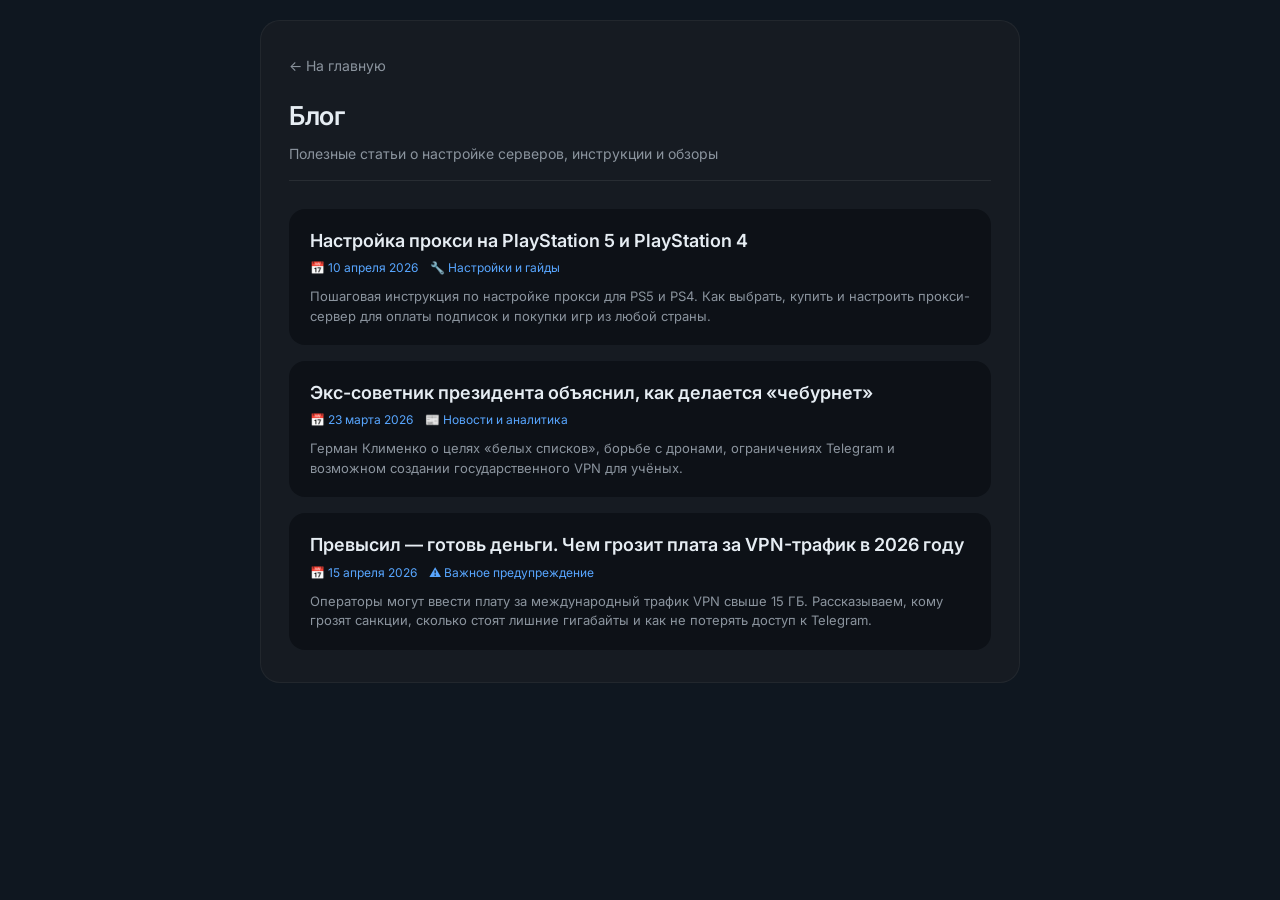
<file: blog/index.html>
<!DOCTYPE html>
<html lang="ru">
<head>
    <meta charset="UTF-8">
    <meta name="viewport" content="width=device-width, initial-scale=1.0">
    <!-- ⬇⬇⬇ MICROSOFT CLARITY - СТАВИМ СЮДА ⬇⬇⬇ -->
    <script type="text/javascript">
        (function(c,l,a,r,i,t,y){
            c[a]=c[a]||function(){(c[a].q=c[a].q||[]).push(arguments)};
            t=l.createElement(r);t.async=1;t.src="https://www.clarity.ms/tag/"+i;
            y=l.getElementsByTagName(r)[0];y.parentNode.insertBefore(t,y);
        })(window, document, "clarity", "script", "wh6fr0c7mc");
    </script>
    <!-- ⬆⬆⬆ MICROSOFT CLARITY ⬆⬆⬆ -->
    <title>Блог | MTProto для Telegram</title>
    <meta name="description" content="Полезные статьи о настройке прокси, VPN, обходе блокировок и новых ограничениях интернета в России.">
    <link href="https://fonts.googleapis.com/css2?family=Inter:wght@300;400;500;600;700&display=swap" rel="stylesheet">
    <style>
        * {
            margin: 0;
            padding: 0;
            box-sizing: border-box;
        }

        body {
            font-family: 'Inter', sans-serif;
            background: #0f1720;
            color: #e6edf3;
            line-height: 1.5;
            padding: 20px;
        }

        .container {
            max-width: 760px;
            margin: 0 auto;
            background: #161b22;
            border-radius: 20px;
            padding: 32px 28px;
            border: 1px solid rgba(255,255,255,0.05);
        }

        .back-link {
            display: inline-block;
            margin-bottom: 20px;
            color: #8b949e;
            text-decoration: none;
            font-size: 14px;
            transition: color 0.2s;
        }

        .back-link:hover {
            color: #58a6ff;
        }

        h1 {
            font-size: 26px;
            font-weight: 600;
            margin-bottom: 8px;
            letter-spacing: -0.3px;
        }

        .blog-description {
            font-size: 14px;
            color: #8b949e;
            margin-bottom: 28px;
            padding-bottom: 16px;
            border-bottom: 1px solid rgba(255,255,255,0.08);
        }

        .posts-list {
            list-style: none;
            display: flex;
            flex-direction: column;
            gap: 16px;
        }

        .posts-list li {
            background: #0d1117;
            border-radius: 16px;
            transition: all 0.2s ease;
            cursor: pointer;
            border: 1px solid transparent;
        }

        .post-link {
            display: block;
            padding: 18px 20px;
            text-decoration: none;
            color: inherit;
        }

        .posts-list li:hover {
            border-color: rgba(88, 166, 255, 0.3);
            background: #11161f;
            transform: translateY(-1px);
        }

        .post-title {
            font-size: 18px;
            font-weight: 600;
            margin-bottom: 6px;
            color: #e6edf3;
            line-height: 1.4;
        }

        .post-meta {
            font-size: 12px;
            color: #58a6ff;
            margin-bottom: 10px;
            display: flex;
            align-items: center;
            gap: 12px;
        }

        .post-excerpt {
            font-size: 13px;
            color: #8b949e;
            line-height: 1.5;
            display: -webkit-box;
            -webkit-line-clamp: 2;
            -webkit-box-orient: vertical;
            overflow: hidden;
        }

        @media (max-width: 600px) {
            .container {
                padding: 20px;
            }
            .post-link {
                padding: 14px 16px;
            }
            .post-title {
                font-size: 16px;
            }
        }
    </style>
</head>
<body>

<div class="container">
    <a href="/" class="back-link">← На главную</a>

    <h1>Блог</h1>
    <div class="blog-description">
        Полезные статьи о настройке серверов, инструкции и обзоры
    </div>

    <ul class="posts-list">
        <!-- СТАТЬЯ 1: PS5 -->
        <li onclick="window.location.href='nastroyka-proksi-na-playstation-5-i-playstation-4-poshagovaya-instruktsiya.html'">
            <a href="nastroyka-proksi-na-playstation-5-i-playstation-4-poshagovaya-instruktsiya.html" class="post-link">
                <div class="post-title">Настройка прокси на PlayStation 5 и PlayStation 4</div>
                <div class="post-meta">
                    <span>📅 10 апреля 2026</span>
                    <span>🔧 Настройки и гайды</span>
                </div>
                <div class="post-excerpt">
                    Пошаговая инструкция по настройке прокси для PS5 и PS4. Как выбрать, купить и настроить прокси-сервер для оплаты подписок и покупки игр из любой страны.
                </div>
            </a>
        </li>

        <!-- СТАТЬЯ 2: ЧЕБУРНЕТ / КЛИМЕНКО -->
        <li onclick="window.location.href='eks-sovetnik-prezidenta-german-klimenko-cheburnet-internet-ogranicheniya.html'">
            <a href="eks-sovetnik-prezidenta-german-klimenko-cheburnet-internet-ogranicheniya.html" class="post-link">
                <div class="post-title">Экс-советник президента объяснил, как делается «чебурнет»</div>
                <div class="post-meta">
                    <span>📅 23 марта 2026</span>
                    <span>📰 Новости и аналитика</span>
                </div>
                <div class="post-excerpt">
                    Герман Клименко о целях «белых списков», борьбе с дронами, ограничениях Telegram и возможном создании государственного VPN для учёных.
                </div>
            </a>
        </li>

        <!-- СТАТЬЯ 3: ПЛАТА ЗА VPN-ТРАФИК -->
        <li onclick="window.location.href='plat-za-vpn-traffic-2026.html'">
            <a href="plat-za-vpn-traffic-2026.html" class="post-link">
                <div class="post-title">Превысил — готовь деньги. Чем грозит плата за VPN-трафик в 2026 году</div>
                <div class="post-meta">
                    <span>📅 15 апреля 2026</span>
                    <span>⚠️ Важное предупреждение</span>
                </div>
                <div class="post-excerpt">
                    Операторы могут ввести плату за международный трафик VPN свыше 15 ГБ. Рассказываем, кому грозят санкции, сколько стоят лишние гигабайты и как не потерять доступ к Telegram.
                </div>
            </a>
        </li>
    </ul>
</div>

</body>
</html>
</file>
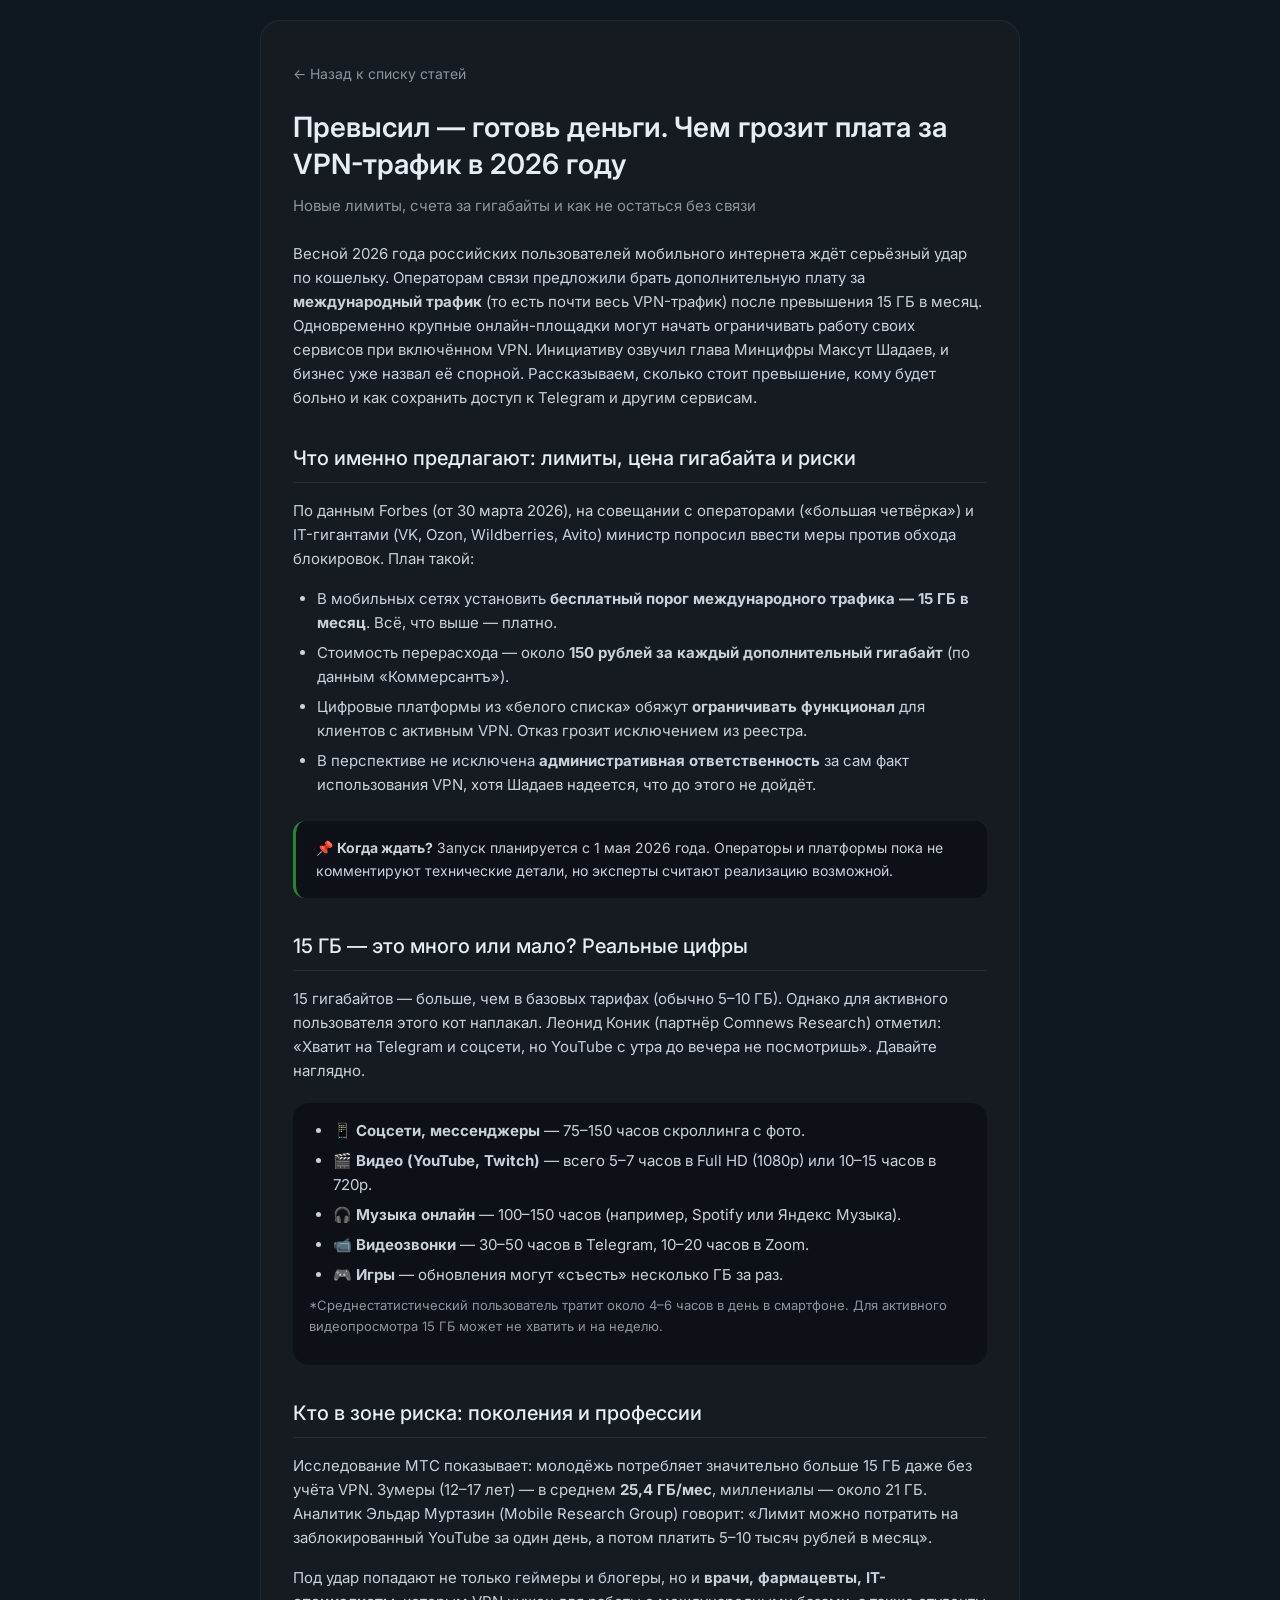
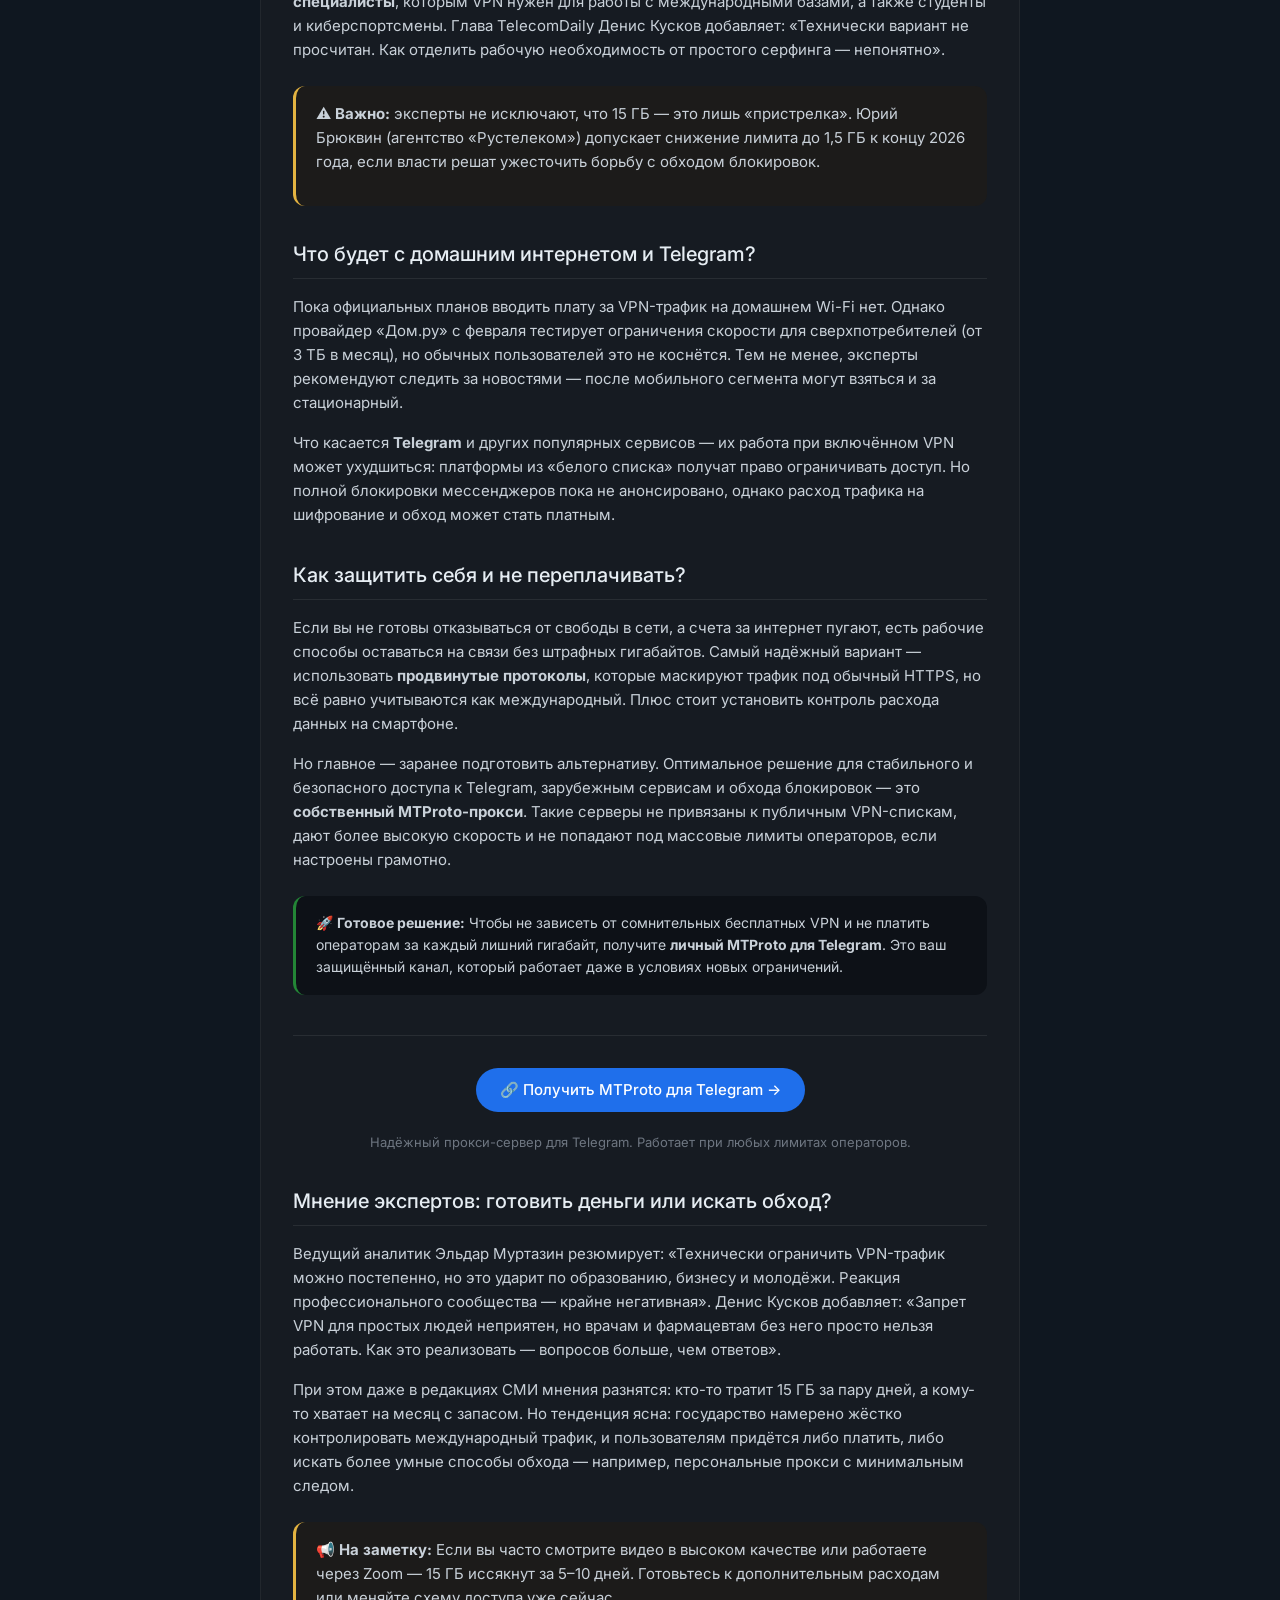
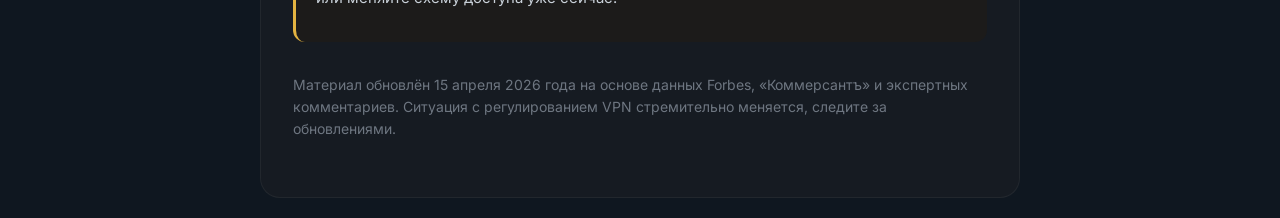
<file: blog/plat-za-vpn-traffic-2026.html>
<!DOCTYPE html>
<html lang="ru">
<head>
    <meta charset="UTF-8">
    <meta name="viewport" content="width=device-width, initial-scale=1.0">
    <!-- ⬇⬇⬇ MICROSOFT CLARITY - СТАВИМ СЮДА ⬇⬇⬇ -->
    <script type="text/javascript">
        (function(c,l,a,r,i,t,y){
            c[a]=c[a]||function(){(c[a].q=c[a].q||[]).push(arguments)};
            t=l.createElement(r);t.async=1;t.src="https://www.clarity.ms/tag/"+i;
            y=l.getElementsByTagName(r)[0];y.parentNode.insertBefore(t,y);
        })(window, document, "clarity", "script", "wh6fr0c7mc");
    </script>
    <!-- ⬆⬆⬆ MICROSOFT CLARITY ⬆⬆⬆ -->
    <title>Плата за VPN-трафик 2026: лимиты, риски, инструкция</title>
    <meta name="description" content="В России хотят ввести плату за международный трафик VPN свыше 15 ГБ. Разбираем, кому грозят санкции, сколько стоят лишние гигабайты и как не потерять доступ к Telegram.">
    <meta name="keywords" content="плата за VPN трафик, лимит 15 ГБ, VPN ограничения Россия, Минцифры VPN, международный трафик, обход блокировок 2026">
    <meta name="author" content="TelegaOnline">
    <link href="https://fonts.googleapis.com/css2?family=Inter:wght@300;400;500;600;700&display=swap" rel="stylesheet">
    <style>
        * {
            margin: 0;
            padding: 0;
            box-sizing: border-box;
        }

        body {
            font-family: 'Inter', sans-serif;
            background: #0f1720;
            color: #e6edf3;
            line-height: 1.6;
            padding: 20px;
        }

        .container {
            max-width: 760px;
            margin: 0 auto;
            background: #161b22;
            border-radius: 20px;
            padding: 40px 32px;
            border: 1px solid rgba(255,255,255,0.05);
        }

        .back-link {
            display: inline-block;
            margin-bottom: 24px;
            color: #8b949e;
            text-decoration: none;
            font-size: 14px;
            transition: color 0.2s;
        }

        .back-link:hover {
            color: #58a6ff;
        }

        h1 {
            font-size: 28px;
            font-weight: 600;
            margin-bottom: 12px;
            line-height: 1.3;
        }

        h2 {
            font-size: 20px;
            font-weight: 500;
            margin: 32px 0 16px 0;
            padding-bottom: 8px;
            border-bottom: 1px solid rgba(255,255,255,0.08);
        }

        h3 {
            font-size: 17px;
            font-weight: 500;
            margin: 24px 0 12px 0;
            color: #c9d1d9;
        }

        p {
            font-size: 15px;
            color: #c9d1d9;
            margin-bottom: 16px;
        }

        ul, ol {
            margin: 16px 0 16px 24px;
            color: #c9d1d9;
            font-size: 15px;
        }

        li {
            margin-bottom: 6px;
        }

        a {
            color: #58a6ff;
            text-decoration: none;
            transition: color 0.2s;
        }

        a:hover {
            text-decoration: underline;
        }

        .article-image {
            margin: 24px 0;
            text-align: center;
            cursor: pointer;
            transition: opacity 0.2s;
        }

        .article-image img {
            max-width: 100%;
            border-radius: 12px;
            border: 1px solid rgba(255,255,255,0.08);
            box-shadow: 0 4px 12px rgba(0,0,0,0.3);
        }

        .article-image:hover {
            opacity: 0.9;
        }

        .image-caption {
            font-size: 12px;
            color: #6e7681;
            margin-top: 8px;
            text-align: center;
        }

        .info-banner {
            background: #0d1117;
            border-left: 3px solid #238636;
            padding: 16px 20px;
            border-radius: 12px;
            margin: 24px 0;
        }

        .info-banner p {
            margin-bottom: 0;
            font-size: 14px;
        }

        .warning-banner {
            background: #1c1b1a;
            border-left: 3px solid #e3b341;
            padding: 16px 20px;
            border-radius: 12px;
            margin: 24px 0;
        }

        .traffic-box {
            background: #0d1117;
            border-radius: 16px;
            padding: 8px 16px 12px 16px;
            margin: 20px 0;
        }

        .traffic-box ul {
            margin-top: 8px;
            margin-bottom: 8px;
        }

        .footer-link-card {
            margin-top: 40px;
            padding-top: 20px;
            border-top: 1px solid rgba(255,255,255,0.08);
            text-align: center;
        }

        .main-site-button {
            display: inline-flex;
            align-items: center;
            gap: 8px;
            background: #1f6feb;
            color: white;
            padding: 10px 24px;
            border-radius: 40px;
            font-weight: 500;
            font-size: 15px;
            transition: background 0.2s, transform 0.1s;
            margin: 12px 0 8px;
        }

        .main-site-button:hover {
            background: #388bfd;
            text-decoration: none;
            transform: translateY(-1px);
        }

        .modal {
            display: none;
            position: fixed;
            z-index: 1000;
            left: 0;
            top: 0;
            width: 100%;
            height: 100%;
            background-color: rgba(0,0,0,0.9);
            cursor: pointer;
        }

        .modal-content {
            margin: auto;
            display: block;
            max-width: 90%;
            max-height: 90%;
            position: absolute;
            top: 50%;
            left: 50%;
            transform: translate(-50%, -50%);
            border-radius: 8px;
        }

        .close-modal {
            position: absolute;
            top: 20px;
            right: 35px;
            color: #fff;
            font-size: 40px;
            font-weight: bold;
            cursor: pointer;
        }

        @media (max-width: 600px) {
            .container {
                padding: 24px 20px;
            }
            h1 {
                font-size: 24px;
            }
            h2 {
                font-size: 18px;
            }
        }
    </style>
</head>
<body>

<div class="container">
    <a href="/blog/index.html" class="back-link">← Назад к списку статей</a>

    <h1>Превысил — готовь деньги. Чем грозит плата за VPN-трафик в 2026 году</h1>
    <p style="color: #8b949e; margin-bottom: 24px;">Новые лимиты, счета за гигабайты и как не остаться без связи</p>

    <p>Весной 2026 года российских пользователей мобильного интернета ждёт серьёзный удар по кошельку. Операторам связи предложили брать дополнительную плату за <strong>международный трафик</strong> (то есть почти весь VPN-трафик) после превышения 15 ГБ в месяц. Одновременно крупные онлайн-площадки могут начать ограничивать работу своих сервисов при включённом VPN. Инициативу озвучил глава Минцифры Максут Шадаев, и бизнес уже назвал её спорной. Рассказываем, сколько стоит превышение, кому будет больно и как сохранить доступ к Telegram и другим сервисам.</p>

    <h2>Что именно предлагают: лимиты, цена гигабайта и риски</h2>
    <p>По данным Forbes (от 30 марта 2026), на совещании с операторами («большая четвёрка») и IT-гигантами (VK, Ozon, Wildberries, Avito) министр попросил ввести меры против обхода блокировок. План такой:</p>
    <ul>
        <li>В мобильных сетях установить <strong>бесплатный порог международного трафика — 15 ГБ в месяц</strong>. Всё, что выше — платно.</li>
        <li>Стоимость перерасхода — около <strong>150 рублей за каждый дополнительный гигабайт</strong> (по данным «Коммерсантъ»).</li>
        <li>Цифровые платформы из «белого списка» обяжут <strong>ограничивать функционал</strong> для клиентов с активным VPN. Отказ грозит исключением из реестра.</li>
        <li>В перспективе не исключена <strong>административная ответственность</strong> за сам факт использования VPN, хотя Шадаев надеется, что до этого не дойдёт.</li>
    </ul>
    <div class="info-banner">
        <p>📌 <strong>Когда ждать?</strong> Запуск планируется с 1 мая 2026 года. Операторы и платформы пока не комментируют технические детали, но эксперты считают реализацию возможной.</p>
    </div>

    <h2>15 ГБ — это много или мало? Реальные цифры</h2>
    <p>15 гигабайтов — больше, чем в базовых тарифах (обычно 5–10 ГБ). Однако для активного пользователя этого кот наплакал. Леонид Коник (партнёр Comnews Research) отметил: «Хватит на Telegram и соцсети, но YouTube с утра до вечера не посмотришь». Давайте наглядно.</p>
    <div class="traffic-box">
        <ul>
            <li>📱 <strong>Соцсети, мессенджеры</strong> — 75–150 часов скроллинга с фото.</li>
            <li>🎬 <strong>Видео (YouTube, Twitch)</strong> — всего 5–7 часов в Full HD (1080p) или 10–15 часов в 720p.</li>
            <li>🎧 <strong>Музыка онлайн</strong> — 100–150 часов (например, Spotify или Яндекс Музыка).</li>
            <li>📹 <strong>Видеозвонки</strong> — 30–50 часов в Telegram, 10–20 часов в Zoom.</li>
            <li>🎮 <strong>Игры</strong> — обновления могут «съесть» несколько ГБ за раз.</li>
        </ul>
        <p style="font-size: 13px; margin-top: 8px; color:#8b949e;">*Среднестатистический пользователь тратит около 4–6 часов в день в смартфоне. Для активного видеопросмотра 15 ГБ может не хватить и на неделю.</p>
    </div>

    <h2>Кто в зоне риска: поколения и профессии</h2>
    <p>Исследование МТС показывает: молодёжь потребляет значительно больше 15 ГБ даже без учёта VPN. Зумеры (12–17 лет) — в среднем <strong>25,4 ГБ/мес</strong>, миллениалы — около 21 ГБ. Аналитик Эльдар Муртазин (Mobile Research Group) говорит: «Лимит можно потратить на заблокированный YouTube за один день, а потом платить 5–10 тысяч рублей в месяц».</p>
    <p>Под удар попадают не только геймеры и блогеры, но и <strong>врачи, фармацевты, IT-специалисты</strong>, которым VPN нужен для работы с международными базами, а также студенты и киберспортсмены. Глава TelecomDaily Денис Кусков добавляет: «Технически вариант не просчитан. Как отделить рабочую необходимость от простого серфинга — непонятно».</p>
    <div class="warning-banner">
        <p>⚠️ <strong>Важно:</strong> эксперты не исключают, что 15 ГБ — это лишь «пристрелка». Юрий Брюквин (агентство «Рустелеком») допускает снижение лимита до 1,5 ГБ к концу 2026 года, если власти решат ужесточить борьбу с обходом блокировок.</p>
    </div>

    <h2>Что будет с домашним интернетом и Telegram?</h2>
    <p>Пока официальных планов вводить плату за VPN-трафик на домашнем Wi-Fi нет. Однако провайдер «Дом.ру» с февраля тестирует ограничения скорости для сверхпотребителей (от 3 ТБ в месяц), но обычных пользователей это не коснётся. Тем не менее, эксперты рекомендуют следить за новостями — после мобильного сегмента могут взяться и за стационарный.</p>
    <p>Что касается <strong>Telegram</strong> и других популярных сервисов — их работа при включённом VPN может ухудшиться: платформы из «белого списка» получат право ограничивать доступ. Но полной блокировки мессенджеров пока не анонсировано, однако расход трафика на шифрование и обход может стать платным.</p>

    <h2>Как защитить себя и не переплачивать?</h2>
    <p>Если вы не готовы отказываться от свободы в сети, а счета за интернет пугают, есть рабочие способы оставаться на связи без штрафных гигабайтов. Самый надёжный вариант — использовать <strong>продвинутые протоколы</strong>, которые маскируют трафик под обычный HTTPS, но всё равно учитываются как международный. Плюс стоит установить контроль расхода данных на смартфоне.</p>
    <p>Но главное — заранее подготовить альтернативу. Оптимальное решение для стабильного и безопасного доступа к Telegram, зарубежным сервисам и обхода блокировок — это <strong>собственный MTProto-прокси</strong>. Такие серверы не привязаны к публичным VPN-спискам, дают более высокую скорость и не попадают под массовые лимиты операторов, если настроены грамотно.</p>

    <div class="info-banner">
        <p>🚀 <strong>Готовое решение:</strong> Чтобы не зависеть от сомнительных бесплатных VPN и не платить операторам за каждый лишний гигабайт, получите <strong>личный MTProto для Telegram</strong>. Это ваш защищённый канал, который работает даже в условиях новых ограничений.</p>
    </div>

    <div class="footer-link-card">
        <a href="/" class="main-site-button">
            🔗 Получить MTProto для Telegram →
        </a>
        <p style="font-size: 13px; margin-top: 12px; color:#6e7681;">Надёжный прокси-сервер для Telegram. Работает при любых лимитах операторов.</p>
    </div>

    <h2>Мнение экспертов: готовить деньги или искать обход?</h2>
    <p>Ведущий аналитик Эльдар Муртазин резюмирует: «Технически ограничить VPN-трафик можно постепенно, но это ударит по образованию, бизнесу и молодёжи. Реакция профессионального сообщества — крайне негативная». Денис Кусков добавляет: «Запрет VPN для простых людей неприятен, но врачам и фармацевтам без него просто нельзя работать. Как это реализовать — вопросов больше, чем ответов».</p>
    <p>При этом даже в редакциях СМИ мнения разнятся: кто-то тратит 15 ГБ за пару дней, а кому-то хватает на месяц с запасом. Но тенденция ясна: государство намерено жёстко контролировать международный трафик, и пользователям придётся либо платить, либо искать более умные способы обхода — например, персональные прокси с минимальным следом.</p>

    <div class="warning-banner">
        <p>📢 <strong>На заметку:</strong> Если вы часто смотрите видео в высоком качестве или работаете через Zoom — 15 ГБ иссякнут за 5–10 дней. Готовьтесь к дополнительным расходам или меняйте схему доступа уже сейчас.</p>
    </div>

    <p style="font-size: 14px; color: #6e7681; margin-top: 32px;">Материал обновлён 15 апреля 2026 года на основе данных Forbes, «Коммерсантъ» и экспертных комментариев. Ситуация с регулированием VPN стремительно меняется, следите за обновлениями.</p>
</div>

<!-- Модальное окно для изображений -->
<div id="imageModal" class="modal" onclick="closeModal()">
    <span class="close-modal">&times;</span>
    <img class="modal-content" id="modalImage">
</div>

<script>
    let currentModalImage = null;

    function openModal(element) {
        const img = element.querySelector('img');
        if (img) {
            const modal = document.getElementById('imageModal');
            const modalImg = document.getElementById('modalImage');
            modal.style.display = 'block';
            modalImg.src = img.src;
            currentModalImage = modalImg;
        }
    }

    function closeModal() {
        const modal = document.getElementById('imageModal');
        modal.style.display = 'none';
    }

    document.addEventListener('keydown', function(e) {
        if (e.key === 'Escape') {
            closeModal();
        }
    });
</script>

</body>
</html>
</file>
